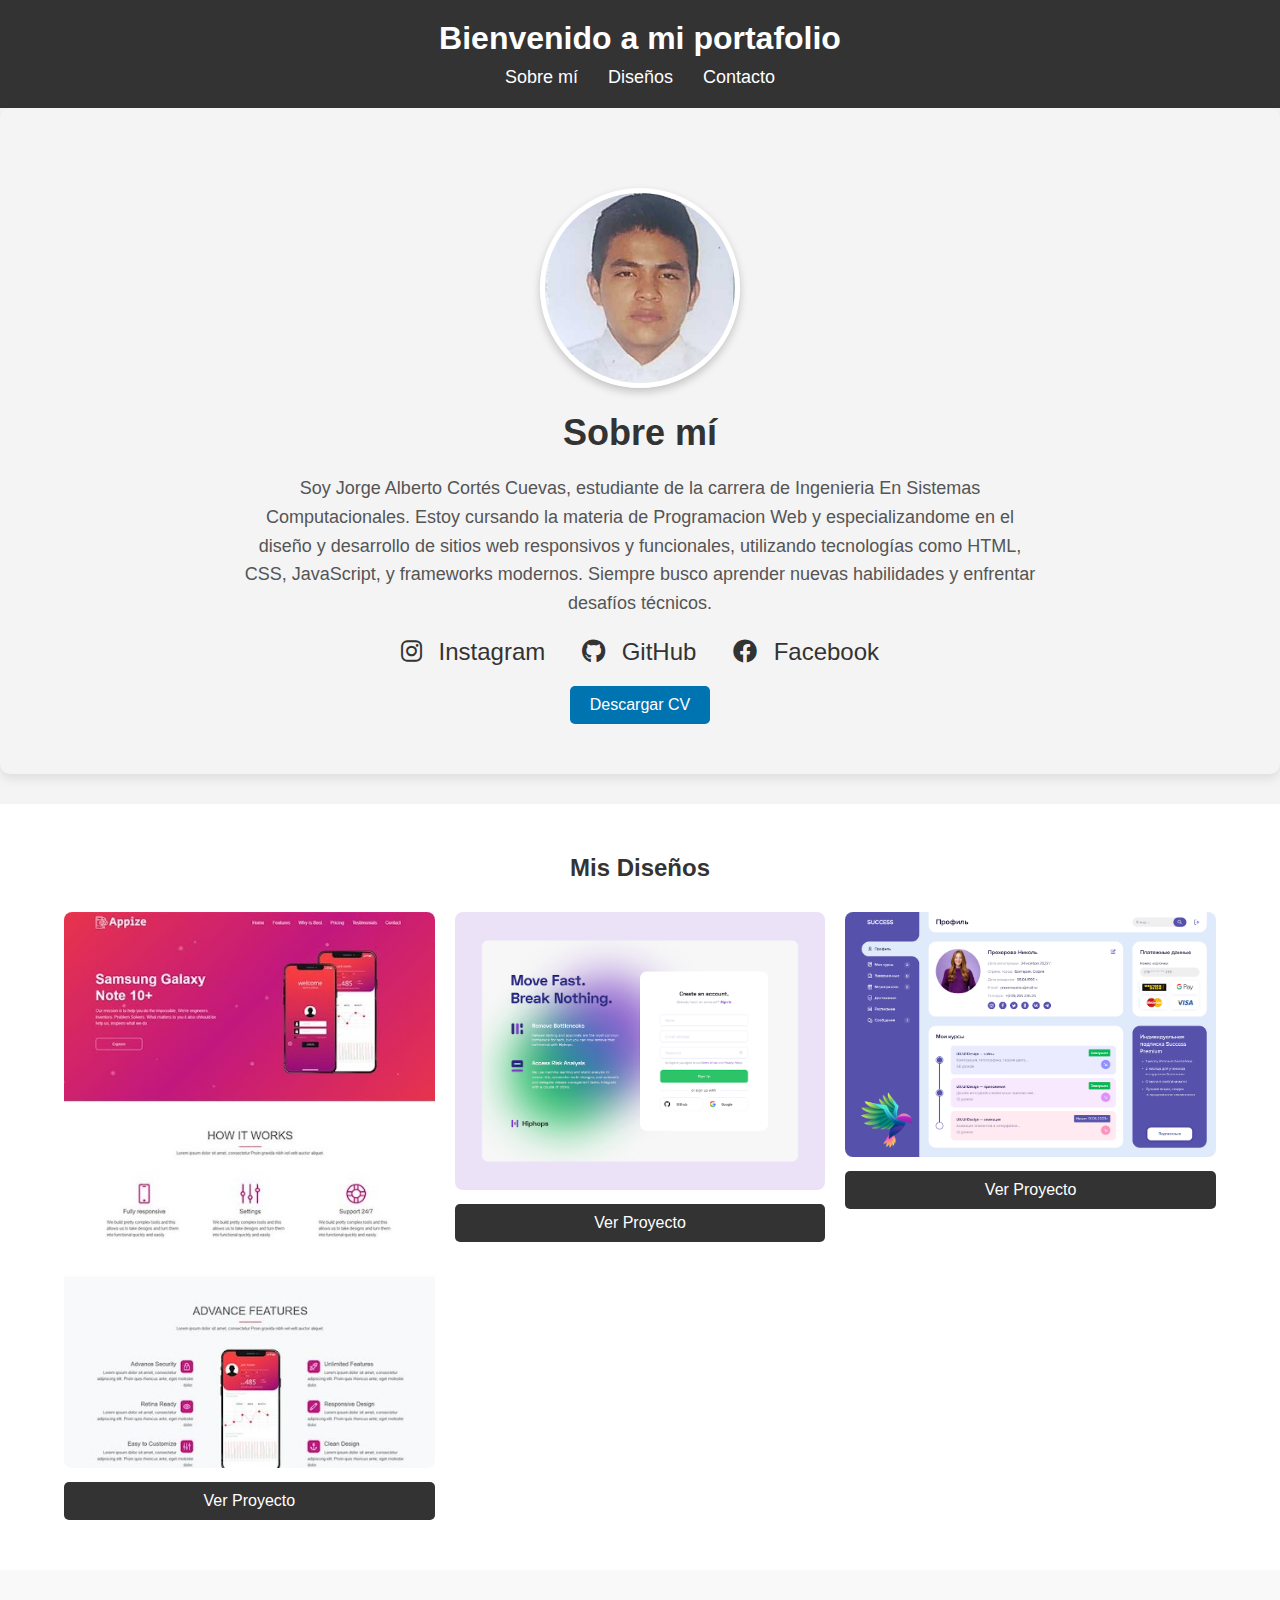
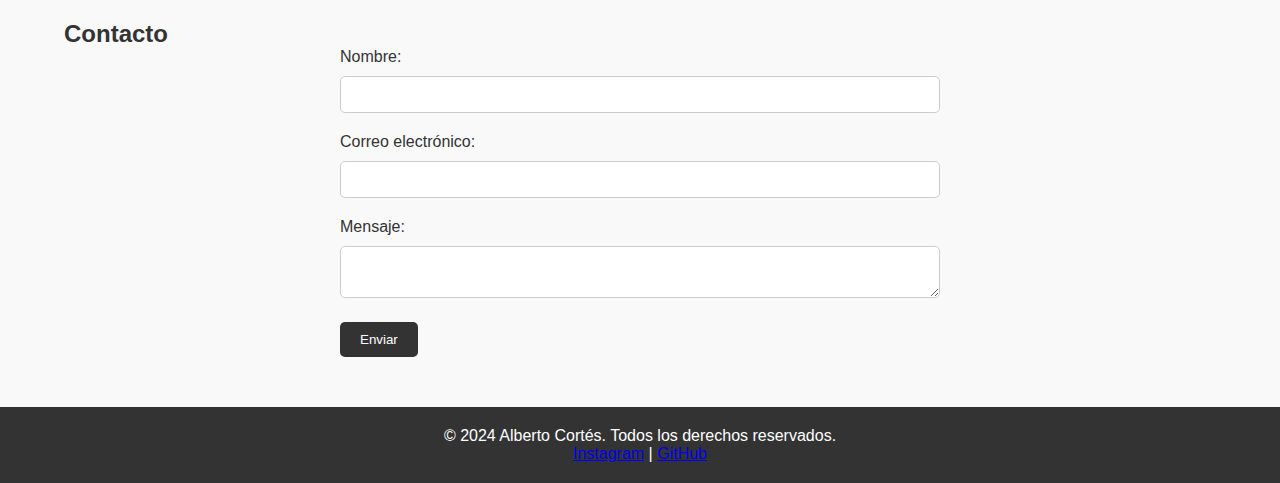
<file: index.html>
<!DOCTYPE html>
<html lang="es">
<head>
  <meta charset="UTF-8">
  <meta name="viewport" content="width=device-width, initial-scale=1.0">
  <title>Portafolio de diseños</title>
  <link rel="stylesheet" href="css/styles.css">
  <link href="https://cdnjs.cloudflare.com/ajax/libs/font-awesome/6.0.0-beta3/css/all.min.css" rel="stylesheet">
  <link href="https://fonts.googleapis.com/css2?family=Roboto:wght@400;500;700&display=swap" rel="stylesheet">
</head>

<body>

  <header>
    <div class="container">
      <h1>Bienvenido a mi portafolio</h1>
      <nav>
        <ul>
          <li><a href="#sobre-mi">Sobre mí</a></li>
          <li><a href="#diseños">Diseños</a></li>
          <li><a href="#contacto">Contacto</a></li>
        </ul>
      </nav>
    </div>
  </header>


<section id="sobre-mi" class="sobre-mi">
  
  <div class="container">
    <img src="img/21160607.jpg" alt="Foto de Perfil" class="foto-perfil">
    <h2>Sobre mí</h2>
    <p>Soy Jorge Alberto Cortés Cuevas, estudiante de la carrera de Ingenieria En Sistemas Computacionales. Estoy cursando la materia de Programacion Web y especializandome en el diseño y desarrollo de sitios web responsivos y funcionales, utilizando tecnologías como HTML, CSS, JavaScript, y frameworks modernos. Siempre busco aprender nuevas habilidades y enfrentar desafíos técnicos.</p>
  </div>

  <div class="redes-sociales">
    <a href="https://www.instagram.com/alberto_cortes910" target="_blank">
      <i class="fab fa-instagram"></i> Instagram
    </a>
    <a href="https://github.com/JACC-28" target="_blank">
      <i class="fab fa-github"></i> GitHub
    </a>
    <a href="https://www.facebook.com" target="_blank">
      <i class="fab fa-facebook"></i> Facebook
    </a>
  </div>


  <a href="CV/Pruebacv.pdf" class="btn">Descargar CV</a>
</section>


  <section id="diseños" class="diseños">
    <div class="container">
      <h2>Mis Diseños</h2>
      <div class="diseños-grid">

        <div class="diseño-item">
          <img src="img/diseño1.jpg" alt="Diseño 1">
          <a href="Classroom diseños/Introducción a css - Diseño 1/index.html" class="ver-mas">Ver Proyecto</a>
        </div>

        <div class="diseño-item">
          <img src="img/diseño2.png" alt="Diseño 2">
          <a href="Classroom diseños/Introducción a css - Diseño 3 - Login/index2.html" class="ver-mas">Ver Proyecto</a>
        </div>

        <div class="diseño-item">
          <img src="img/diseño3.png" alt="Diseño 3">
          <a href="Classroom diseños/Introducción a css- Diseño 4- Dashboard/index3.html" class="ver-mas">Ver Proyecto</a>
        </div>
      </div>

       <!-- Sección principal 
      <div class="diseño-item">
          <img src="img/diseño3.png" alt="ProyectoFinal">
          <a href="Classroom diseños/Introducción a css- Diseño 4- Dashboard/index3.html" class="ver-mas">Ver Proyecto</a>
        </div>
      </div>
      **/
    </div>
    -->

  </section>

  <section id="contacto" class="contacto">
    <div class="container">
      <h2>Contacto</h2>
      <form>
        <label for="nombre">Nombre:</label>
        <input type="text" id="nombre" name="nombre" required>

        <label for="email">Correo electrónico:</label>
        <input type="email" id="email" name="email" required>

        <label for="mensaje">Mensaje:</label>
        <textarea id="mensaje" name="mensaje" required></textarea>

        <button type="submit">Enviar</button>
      </form>
    </div>
  </section>

  <footer>
    <div class="container">
      <p>&copy; 2024 Alberto Cortés. Todos los derechos reservados.</p>
      <div class="social-links">
        <a href="https://www.instagram.com/alberto_cortes910" target="_blank">Instagram</a> | 
        <a href="https://github.com/JACC-28" target="_blank">GitHub</a>
      </div>
    </div>
  </footer>

</body>
</html>
</file>
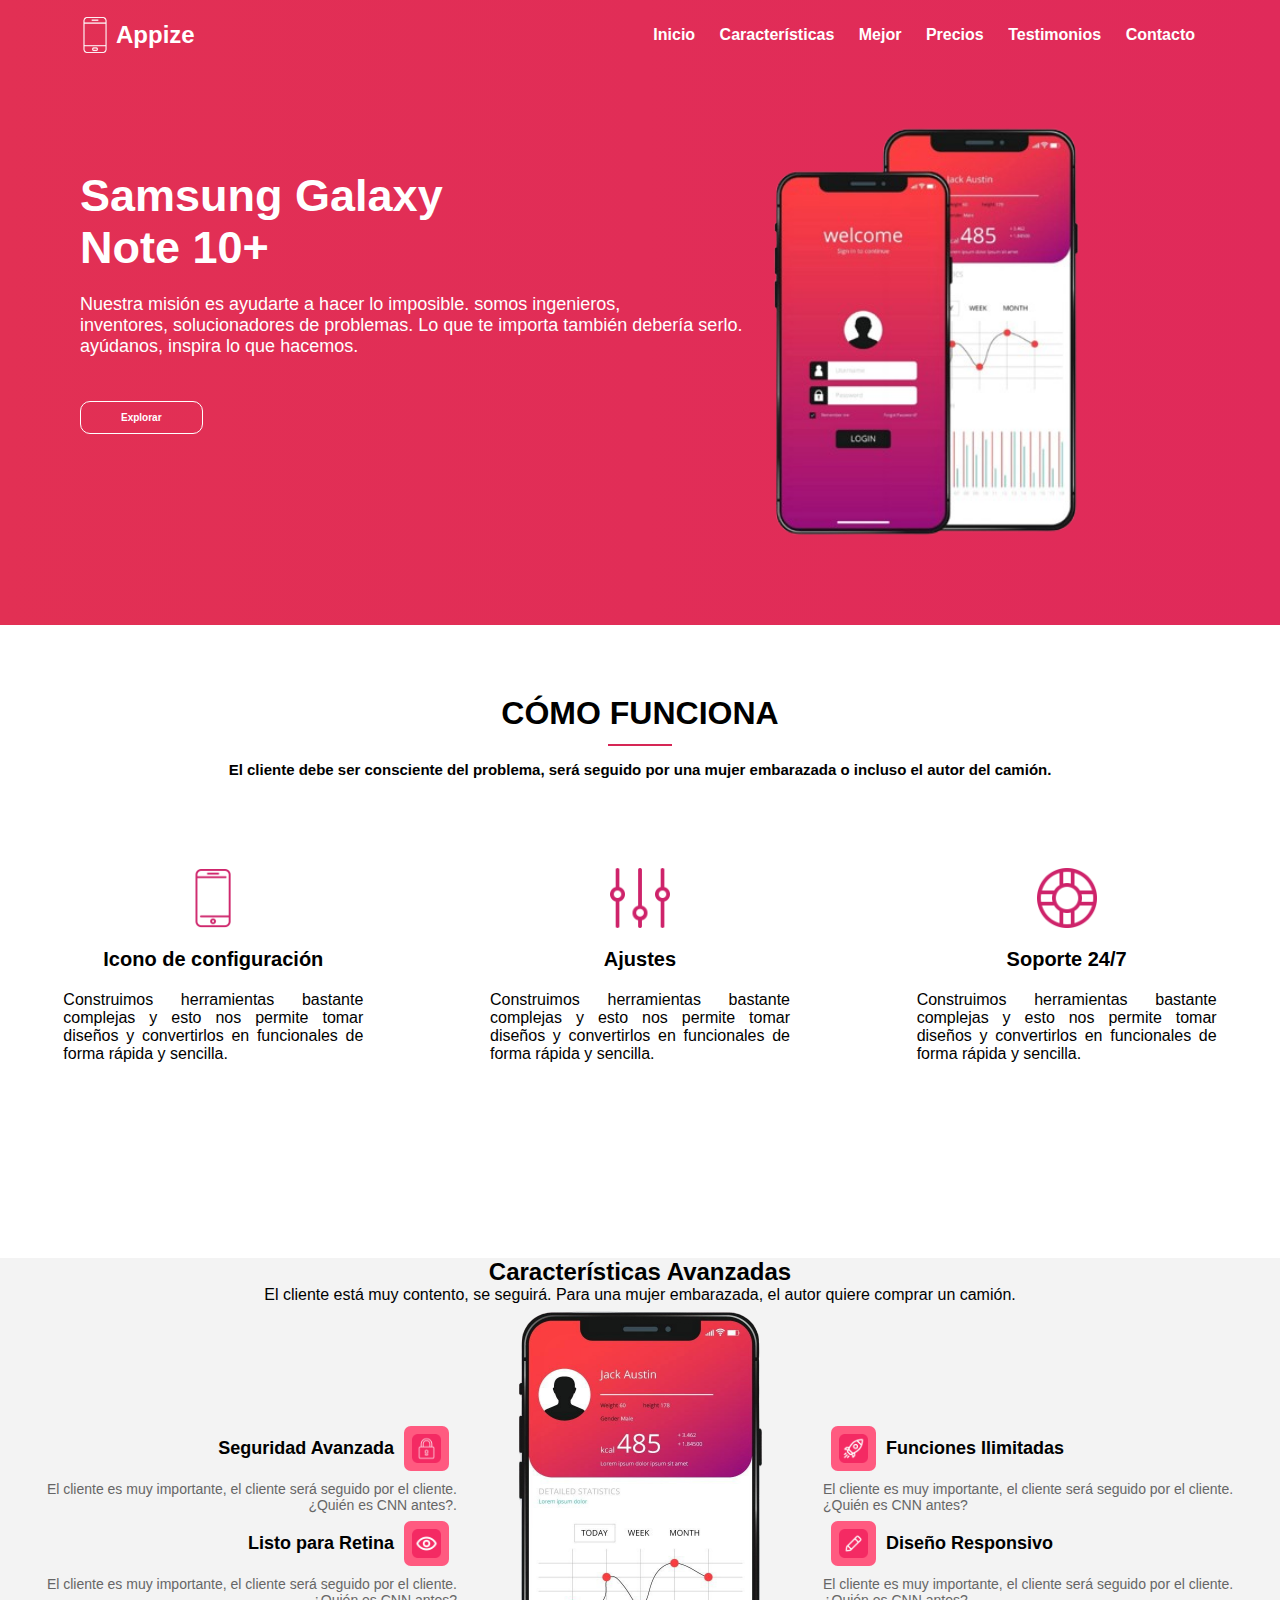
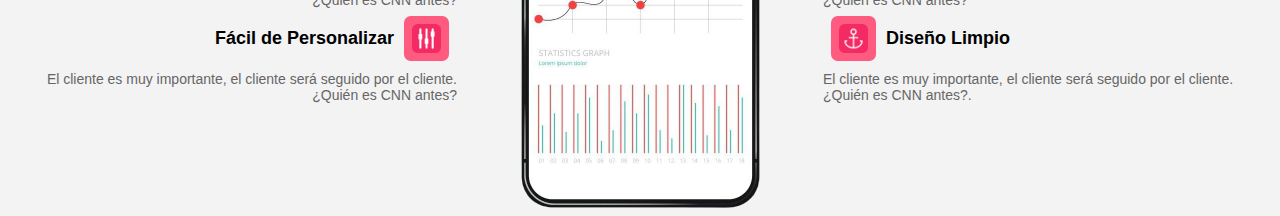
<file: Classroom diseños/Introducción a css - Diseño 1/index.html>
<!DOCTYPE html>
<html lang="en">
<head>
    <meta charset="UTF-8">
    <meta name="viewport" content="width=device-width, initial-scale=1.0">
    <title>Appize</title>
    <link rel="stylesheet" href="css/style.css">
    <link rel="shortcut icon" href="img/1.1.png" type="image/x-icon">
</head>

<body>

    <header class="banner">
        <div class="contenedor-inicio">

            <div class="logo-inicio">
                <img src="img/1.2.png" alt="Logo">
                <h1>Appize</h1>
            </div>

            <nav class="opciones">
                <ul>
                    <li><a href="#">Inicio</a></li>
                    <li><a href="#">Características</a></li>
                    <li><a href="#">Mejor</a></li>
                    <li><a href="#">Precios</a></li>
                    <li><a href="#">Testimonios</a></li>
                    <li><a href="#">Contacto</a></li>
                </ul>
            </nav>

        </div>
    </header>

    <section class="promocion">
        <div class="contenedor2">
            <h1>Samsung Galaxy <br> Note 10+</h1>
            <p>Nuestra misión es ayudarte a hacer lo imposible. somos ingenieros,<br> inventores, solucionadores de problemas. Lo que te importa también debería serlo. <br> ayúdanos, inspira lo que hacemos.</p>
            <a href="#" class="btn">Explorar</a>
            <div class="hero-img">
                <img src="img/3.8.png"Phone"> 
            </div>
        </div>
    </section>

    <section class="how-it-works">
        
        <div class="contendor3">
            <h2>CÓMO FUNCIONA</h2>
            <hr>     
            <h3>El cliente debe ser consciente del problema, será seguido por una mujer embarazada o incluso el autor del camión.</h3>
            
            <div class="opciones">

                <div class="opc">
                    <img src="img/2.1.png" alt="Icono Responsivo">
                    <h3>Icono de configuración</h3>
                    <p>Construimos herramientas bastante complejas y esto nos permite tomar diseños y convertirlos en funcionales de forma rápida y sencilla.</p>
                </div>

                <div class="opc">
                    <img src="img/2.2.png" alt="Icono de configuración">
                    <h3>Ajustes</h3>
                    <p>Construimos herramientas bastante complejas y esto nos permite tomar diseños y convertirlos en funcionales de forma rápida y sencilla.</p>
                </div>

                <div class="opc">
                    <img src="img/2.3.png" alt="Icono de soporte">
                    <h3>Soporte 24/7</h3>
                    <p>Construimos herramientas bastante complejas y esto nos permite tomar diseños y convertirlos en funcionales de forma rápida y sencilla.</p>
                </div>
                
            </div>

        </div>
    </section>

    <section class="avanzado"></section>
    <div class="subtitulo">
        <h2>Características Avanzadas</h2>
        <p>El cliente está muy contento, se seguirá. Para una mujer embarazada, el autor quiere comprar un camión.</p>
    </div>
        <div class="contenedor-avanzado">

            <div class="funciones-izq">

                <div class="funcion-izq">
                    <div class="titulo-icono">
                        <h3>Seguridad Avanzada</h3>
                        <img src="img/3.1.png" alt="Seguridad" class="icono">
                    </div>
                    <p>El cliente es muy importante, el cliente será seguido por el cliente. ¿Quién es CNN antes?.</p>
                </div>

                <div class="funcion-izq">   
                    <div class="titulo-icono">
                        <h3>Listo para Retina</h3>
                        <img src="img/3.2.png" alt="Retina" class="icono">
                    </div>
                    <p>El cliente es muy importante, el cliente será seguido por el cliente. ¿Quién es CNN antes?</p>
                </div>

                <div class="funcion-izq">
                    <div class="titulo-icono">
                        <h3>Fácil de Personalizar</h3>
                        <img src="img/3.3.png" alt="Personalización" class="icono">
                    </div>
                    <p>El cliente es muy importante, el cliente será seguido por el cliente. ¿Quién es CNN antes?</p>
                </div>
            </div>
            
            <div class="contenedor-telefono">
                <img src="img/3.7.png"Teléfono" class="telefono-img">
            </div>
        
            <div class="funciones-der">
                <div class="funcion-der">
                    <div class="titulo-icono">
                        <h3>Funciones Ilimitadas</h3>
                        <img src="img/3.4.png" alt="Funciones Ilimitadas" class="icono">
                    </div>
                    <p>El cliente es muy importante, el cliente será seguido por el cliente. ¿Quién es CNN antes?</p>
                </div>

                <div class="funcion-der">
                    <div class="titulo-icono">
                        <h3>Diseño Responsivo</h3>
                        <img src="img/3.5.png" alt="Diseño Responsivo" class="icono">
                    </div>
                    <p>El cliente es muy importante, el cliente será seguido por el cliente. ¿Quién es CNN antes?</p>
                </div>

                <div class="funcion-der">
                    <div class="titulo-icono">
                        <h3>Diseño Limpio</h3>
                        <img src="img/3.6.png" alt="Diseño Limpio" class="icono">
                    </div>
                    <p>El cliente es muy importante, el cliente será seguido por el cliente. ¿Quién es CNN antes?.</p>
                </div>
            </div>
        </div>
    </section>

</body>
</html>
</file>
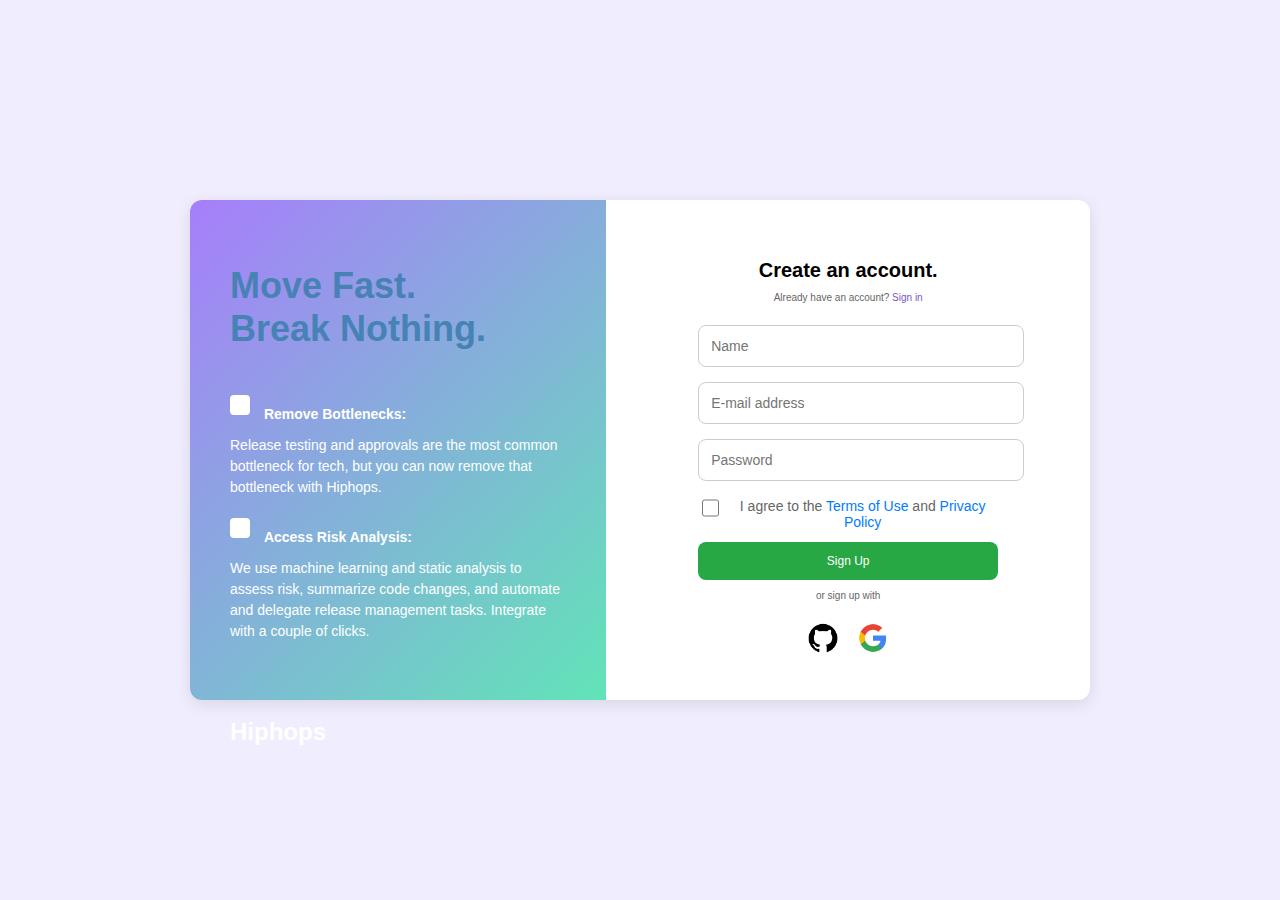
<file: Classroom diseños/Introducción a css - Diseño 3 - Login/index2.html>
<!DOCTYPE html>
<html lang="es">

<head>
    <meta charset="UTF-8">
    <meta name="viewport" content="width=device-width, initial-scale=1.0">
    <title>Login</title>
    <link rel="stylesheet" href="css/style.css">
    <link rel="shortcut icon" href="img/icono.jpeg" type="image/x-icon">
</head>

<body>

    <div class="conizq">

        <div class="sección_inf">

            <h1>Move Fast. <br> Break Nothing.</h1>

            <ul>
                <li>
                    <div class="iconos">
    
                    </div>
                    <strong>Remove Bottlenecks:</strong> <br>Release testing and approvals are the most common bottleneck for tech, but you can now remove that bottleneck with Hiphops.
                    
                </li>
                <li>
                    <div class="iconos">
                       
                    </div>
                    <strong>Access Risk Analysis:</strong> <br> We use machine learning and static analysis to assess risk, summarize code changes, and automate and delegate release management tasks. Integrate with a couple of clicks.
                </li>
            </ul>

            <div class="logo">Hiphops</div>

        </div>

        <div class="formulario">
            
            <form>
                
                <h2>Create an account.</h2>
                <p>Already have an account? <a href="#">Sign in</a></p>

                <input type="text" placeholder="Name" required>
                <input type="email" placeholder="E-mail address" required>
                <input type="password" placeholder="Password" required>

                <div class="checkbox">
                    <input type="checkbox" id="terms" required>
                    <label for="terms"></label>
                    <p>I agree to the <a href="#">Terms of Use</a> and <a href="#">Privacy Policy</a></p>
                </div>


                <button type="Enviar">Sign Up</button>

                <p>or sign up with</p>

                <div class="botones">
                    <div class="icono-boton github">
                        <img src="img/git.png" width="30" height="30" alt="Github Icono">
                        <button class="abajo github">Github</button>
                    </div>
                
                    <div class="icono-boton google">
                        <img src="img/google.webp" width="30" height="30" alt="Google Icono">
                        <button class="abajo google">Google</button>
                    </div>
                </div>
                
            
            </form>
        </div>
    </div>
</body>
</html>
</file>
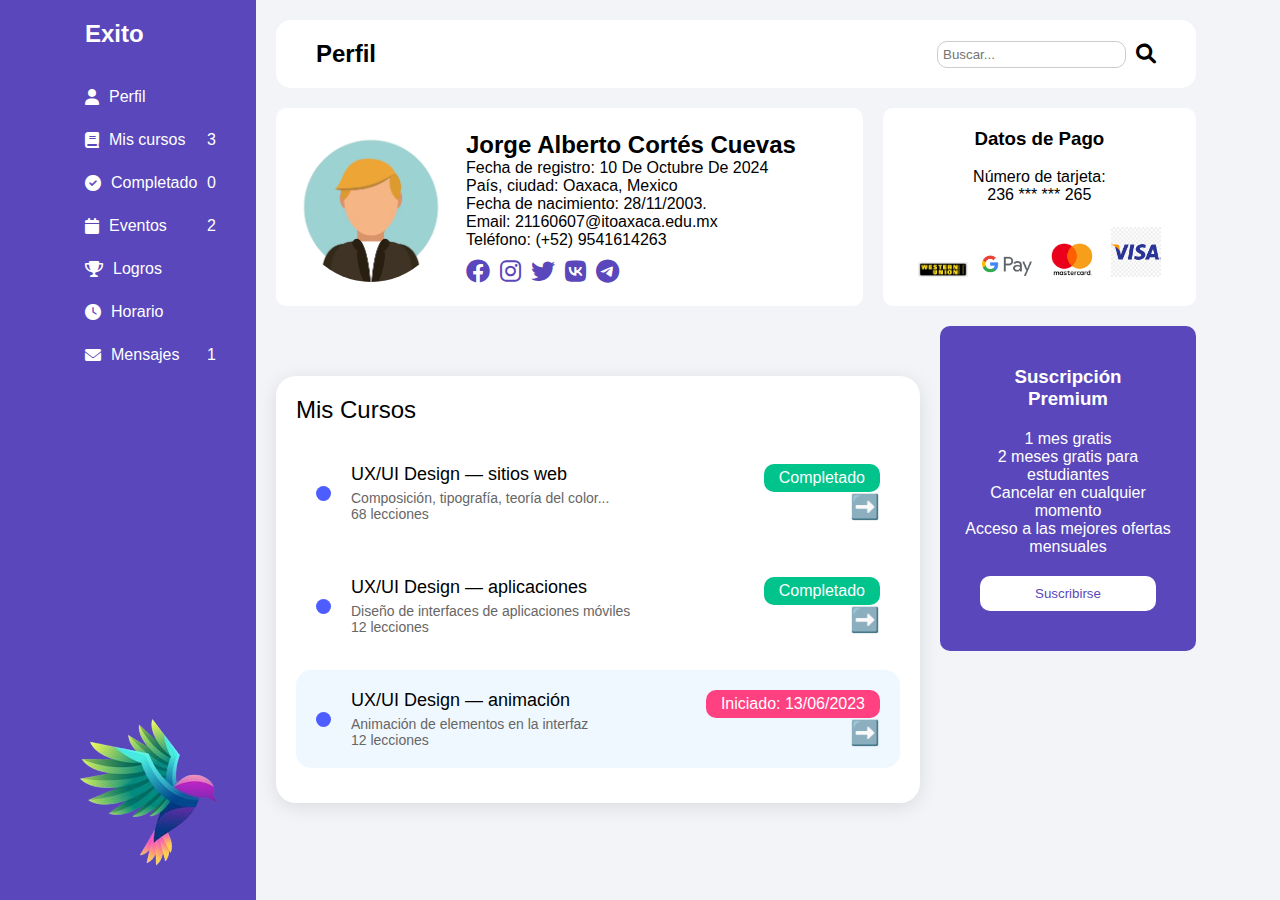
<file: Classroom diseños/Introducción a css- Diseño 4- Dashboard/index3.html>
<!DOCTYPE html>
<html lang="en">
<head>
    <meta charset="UTF-8">
    <meta name="viewport" content="width=device-width, initial-scale=1.0">
    <title>Diseño 4 - Dashboard</title>
    <link rel="stylesheet" href="https://cdnjs.cloudflare.com/ajax/libs/font-awesome/6.0.0-beta3/css/all.min.css">
    <link rel="stylesheet" href="ccs/style.css">
</head>

<body>
    <div class="diseñogeneral">
        <nav class="menulateral">
            <div class="exito">
                <h1>Exito</h1>
            </div>
            <ul>
                <li> <i class="fas fa-user"></i> Perfil </li>
                <li> <i class="fas fa-book"></i> Mis cursos <span>3</span> </li>
                <li> <i class="fas fa-check-circle"></i> Completado <span>0</span> </li>
                <li> <i class="fas fa-calendar"></i> Eventos <span>2</span> </li>
                <li> <i class="fas fa-trophy"></i> Logros </li>
                <li> <i class="fas fa-clock"></i> Horario </li>
                <li> <i class="fas fa-envelope"></i> Mensajes <span>1</span> </li>
            </ul>
            <div class="imgcolibri">
                <img src="img/paj.png" alt="Colibrí" class="img">
            </div>
        </nav>

        <div class="contenedorderecho">
            <div class="header">
                <h2>Perfil</h2>
                <div class="buscar">
                    <input type="buscar" placeholder="Buscar...">
                    <i class="fas fa-search"></i>
                </div>
            </div>

            <div class="contenedorprincipal">
                <div class="contenedorperfil">
                    <div class="imagenperfil">
                        <img src="img/perfil2.avif" alt="Foto de Perfil">
                    </div>
                    <div class="infoperfil">
                        <h2>Jorge Alberto Cortés Cuevas</h2>
                        <p>Fecha de registro: 10 De Octubre De 2024</p>
                        <p>País, ciudad: Oaxaca, Mexico</p>
                        <p>Fecha de nacimiento: 28/11/2003.</p>
                        <p>Email: 21160607@itoaxaca.edu.mx</p>
                        <p>Teléfono: (+52) 9541614263</p>
                        <div class="iconosperfil">
                            <i class="fab fa-facebook"></i>
                            <i class="fab fa-instagram"></i>
                            <i class="fab fa-twitter"></i>
                            <i class="fab fa-vk"></i>
                            <i class="fab fa-telegram"></i>
                        </div>
                    </div>
                </div>

                <div class="contenedordetallepago">
                    <div class="metpago">
                        <h3>Datos de Pago</h3><br>
                        <p>Número de tarjeta: <br> 236 *** *** 265</p><br>
                        <div class="metodosdepago">
                            <img src="img/w.png" alt="Western Union">
                            <img src="img/g.png" alt="GPay">
                            <img src="img/mas.png" alt="Mastercard">
                            <img src="img/visa.png" alt="Visa">
                        </div>
                    </div>
                </div>
            </div>

            <div class="Contenedorabajoperfil">
                <div class="contenedor">
                    <div class="title">Mis Cursos</div>
                
                    <div class="contenedorcurso completed">
                        <div class="circle"></div>
                        <div class="course-details">
                            <div class="course-title">UX/UI Design — sitios web</div>
                            <div class="course-info">Composición, tipografía, teoría del color...<br>68 lecciones</div>
                        </div>
                        <div class="course-arrow"><br>➡️</div>
                        <div class="status completed">Completado</div>
                    </div>
                
                    <div class="contenedorcurso completed">
                        <div class="circle"></div>
                        <div class="course-details">
                            <div class="course-title">UX/UI Design — aplicaciones</div>
                            <div class="course-info">Diseño de interfaces de aplicaciones móviles<br>12 lecciones</div>
                        </div>
                        <div class="course-arrow"><br>➡️</div>
                        <div class="status completed">Completado</div>
                    </div>
                
                    <div class="contenedorcurso in-progress">
                        <div class="circle"></div>
                        <div class="course-details">
                            <div class="course-title">UX/UI Design — animación</div>
                            <div class="course-info">Animación de elementos en la interfaz<br>12 lecciones</div>
                        </div>
                        <div class="course-arrow"><br>➡️</div>
                        <div class="status in-progress">Iniciado: 13/06/2023</div>
                    </div>
                </div>
            
                <div class="contenedorlateral">
                    <div class="seccionpremium">
                        <h3>Suscripción Premium</h3>
                        <p>1 mes gratis</p>
                        <p>2 meses gratis para estudiantes</p>
                        <p>Cancelar en cualquier momento</p>
                        <p>Acceso a las mejores ofertas mensuales</p>
                        <button>Suscribirse</button>
                    </div>
                </div>
            </div>
            
        </div>
    </div>
</body>
</html>
</file>
<file: css/styles.css>
* {
    margin: 0;
    padding: 0;
    box-sizing: border-box;
  }
  
  body {
    font-family: Arial, sans-serif;
    background-color: #f4f4f4;
    color: #333;
  }
  
  .container {
    width: 90%;
    max-width: 1200px;
    margin: 0 auto;
  }
  
  header {
    background-color: #333;
    color: white;
    padding: 20px 0;
  }
  
  header h1 {
    text-align: center;
  }
  
  nav ul {
    display: flex;
    justify-content: center;
    list-style: none;
    margin-top: 10px;
  }
  
  nav ul li {
    margin: 0 15px;
  }
  
  nav ul li a {
    color: white;
    text-decoration: none;
    font-size: 18px;
  }

  .diseños {
    background-color: #fff;
    padding: 50px 0;
  }
  
  .diseños h2 {
    text-align: center;
    margin-bottom: 30px;
  }
  
  .diseños-grid {
    display: grid;
    grid-template-columns: repeat(3, 1fr);
    gap: 20px;
  }
  
  .diseño-item img {
    width: 100%;
    height: auto;
    border-radius: 8px;
  }
  
  .ver-mas {
    display: block;
    text-align: center;
    margin-top: 10px;
    background-color: #333;
    color: white;
    padding: 10px;
    text-decoration: none;
    border-radius: 5px;
  }
  
  .contacto {
    background-color: #f9f9f9;
    padding: 50px 0;
  }
  
  .contacto form {
    max-width: 600px;
    margin: 0 auto;
  }
  
  .contacto form label {
    display: block;
    margin-bottom: 10px;
  }
  
  .contacto form input,
  .contacto form textarea {
    width: 100%;
    padding: 10px;
    margin-bottom: 20px;
    border: 1px solid #ccc;
    border-radius: 5px;
  }
  
  .contacto form button {
    padding: 10px 20px;
    background-color: #333;
    color: white;
    border: none;
    border-radius: 5px;
    cursor: pointer;
  }
  
  .contacto form button:hover {
    background-color: #555;
  }
  
  footer {
    background-color: #333;
    color: white;
    text-align: center;
    padding: 20px 0;
  }
  

.sobre-mi {
  padding: 50px 20px;
  background-color: #f4f4f4; 
  text-align: center;
  border-radius: 10px;
  box-shadow: 0px 4px 12px rgba(0, 0, 0, 0.1);
  margin-bottom: 30px; 
}

.sobre-mi h2 {
  font-size: 36px;
  margin-bottom: 20px;
  font-weight: 700;
  color: #333;
}

.sobre-mi p {
  font-size: 18px;
  line-height: 1.6;
  max-width: 800px;
  margin: 0 auto;
  color: #555;
}

.foto-perfil {
  width: 200px; 
  height: 200px;
  margin-top: 30px;
  margin-bottom: 20px;
  border-radius: 50%;
  object-fit: cover;
  border: 5px solid #fff; 
  box-shadow: 0 4px 8px rgba(0, 0, 0, 0.2); 
  transition: transform 0.3s ease, box-shadow 0.3s ease; 
}


.foto-perfil:hover {
  transform: scale(1.1); 
  box-shadow: 0 8px 16px rgba(0, 0, 0, 0.3); 
}


.redes-sociales {
  margin-top: 20px;
}

.redes-sociales a {
  margin: 0 15px;
  color: #333;
  font-size: 24px;
  transition: color 0.3s ease;
  text-decoration: none; 
}

.redes-sociales a:hover {
  color: #0073b1;
}


.redes-sociales i {
  margin-right: 10px;
}


.sobre-mi .btn {
  display: inline-block;
  margin-top: 20px;
  padding: 10px 20px;
  background-color: #0073b1;
  color: white;
  font-size: 16px;
  font-weight: 500;
  text-decoration: none;
  border-radius: 5px;
  transition: background-color 0.3s ease;
}

.sobre-mi .btn:hover {
  background-color: #005f8e;
}
</file>
<file: Classroom diseños/Introducción a css - Diseño 1/css/style.css>
* {
    margin: 0;
    padding: 0;
    box-sizing: border-box;
    font-family: 'Arial', sans-serif;
}

body {
    background-color: #f3f3f3;
}

.banner {
    background: linear-gradient(to right, #e23054, #e02a5a);
    padding: 15px;
}

.banner .contenedor-inicio {
    display: flex;
    justify-content: space-between;
    align-items: center;

}

.banner ul {
    list-style: none;
}

.banner ul li {
    display: inline;
    margin-left: 20px;
    font-weight: bold;
}

.banner ul li a {
    color: white;
    text-decoration: none;
    font-size: 16px;
}

nav  li a:hover{
	background-color: rgb(103, 99, 209);
	color:white;
	transition: all 300ms;
}

.banner .logo-inicio {
    margin-left: 60px;
    display: flex;
    align-items: center;
    
}



.banner .logo-inicio img {
    margin-right: 1px;
}

.banner ul li:last-child {
    margin-right: 70px;
}



.promocion {
    background: linear-gradient(to right, #e23054, #e02a5a);
    padding: 100px 80px;
    color: white;
}

.promocion h1 {
    font-size: 45px;
    margin-bottom: 20px;
    font-weight: bold;
}

.promocion p {
    font-size: 18px;
    margin-bottom: 50px;
}

.promocion .btn {
    background-color: transparent;
    color: #ffffff;
    padding: 10px 40px;
    border-radius: 10px;
    border: 1px solid #ffffff;
    cursor: pointer;
    text-decoration: none;
    font-weight: bold;
    font-size: 10px;
}

.hero-img {
    position: relative;
    width: 100%;
    height: 100px;
}

.hero-img img {
    position: absolute;
    left: 75%;
    transform: translateX(-50%); 
    width: 380px;
    margin-top: -500px;
}


.how-it-works {
    padding: 70px 0;
    text-align: center;
    background-color: white;
}

.how-it-works h2 {
    font-size: 32px;
    margin-bottom: 30px;
}

.how-it-works h3 {
    margin-bottom: 90px;
    font-size: 15px;
}

.opciones {
    display: flex;
    justify-content: space-around;
    
}

.opc {
    text-align: justify;
    max-width: 300px;
    margin-bottom: 25px;
}

.opc img {
    width: 60px;
    margin-bottom: 20px;
    display: block;
    margin-left: auto;
    margin-right: auto;
}

.opc h3 {
    font-size: 20px;
    margin-bottom: 20px;
    text-align: center;
}


.logo-inicio {
    display: flex;
    align-items: center;
}

.logo-inicio img {
    width: 40px;
    margin-right: 5px; 
}

.logo-inicio h1 {
    font-size: 24px;
    color: white;
}

hr {
    width: 5%;
    margin: 15px auto;
    border: 1px solid;
    color: #d62655;
    margin-top: -18px;
}


.avanzado {
    padding: 50px 20px;
    text-align: center;
    background-color: #fff;
    color: black;
}

.avanzado h2 {
    font-size: 32px;
    font-weight: bold;
    margin-bottom: 20px;
    text-align: center;
}

.avanzado p {
    font-size: 16px;
    margin-bottom: 40px;
    color: #666;
    text-align: center;
}

.contenedor-avanzado {
    display: flex;
    justify-content: space-between;
    align-items: center;
    gap: 20px; 
}

.funciones-izq, .funciones-der {
    flex: 1;
    display: flex;
    flex-direction: column;
    justify-content: space-between;
}

/* Para las funciones en el lado izquierdo (icono a la derecha) */

.funcion-izq .titulo-icono {
    display: flex;
    justify-content: flex-end; 
    align-items: center;
    padding-top: 8px;
    padding-right: 8px;
}
.subtitulo{
    text-align: center;
}
.funcion-izq .titulo-icono h3 {
    font-size: 18px;
    margin-right: 10px; 
    font-weight: bold;
    padding-bottom: 20px;
    padding-bottom: 0; 
}

.funcion-izq p {
    font-size: 14px;
    color: #666;
    margin-top: 10px; 
    text-align:end; 
    padding-left: 45px;

}

.funcion-izq .icono {
    width: 45px; 
    height: 45px; 
    padding: 5px;
    margin: 0; 
    border: 3px solid #ff5a80 ;
    border-radius: 15%;
    background-color: #ff5a80;;
    display: inline-block;

}

/* Para las funciones en el lado derecho */
.funcion-der .titulo-icono {
    display: flex;
    flex-direction: row-reverse;  
    justify-content: flex-end; 
    align-items: center;  
    padding-top: 8px;
    padding-left: 8px;
}

.funcion-der .titulo-icono h3 {
    font-size: 18px;
    margin-left: 10px; 
    font-weight: bold;
    padding-bottom: 20px;
    padding-bottom: 0; 

}

.funcion-der p {
    font-size: 14px;
    color: #666;
    margin-top: 10px; 
    text-align: left;
    padding-right: 45px;

}

.funcion-der .icono {
    width: 45px; 
    height: 45px; 
    padding: 5px;
    margin: 0; 
    border: 3px solid #ff5a80;
    border-radius: 15%;
    background-color: #ff5a80;
}


.contenedor-telefono {
    display: flex;
    justify-content: center;
    align-items: center;
    padding: 0px px;

}

.telefono-img {
    width: 100%;
    max-width: 250px; 
    height: auto;
    margin: 0px 38px;
}
</file>
<file: Classroom diseños/Introducción a css - Diseño 3 - Login/css/style.css>
body {
    margin: 0;
    font-family: 'Arial', sans-serif;
    background-color: #f0eefe;
    display: flex;
    justify-content: center;
    align-items: center;
    height: 100vh;
}

.conizq {
    display: flex;
    width: 900px;
    height: 500px;
    background-color: white;
    border-radius: 12px;
    box-shadow: 0 4px 16px rgba(0, 0, 0, 0.1);
}

.sección_inf {
    width: 50%;
    padding: 40px;
    background: linear-gradient(135deg, #a77efb, #61e4b7);
    color: white;
    border-radius: 12px 0 0 12px;
    display: flex;
    flex-direction: column;
    justify-content: space-between;
}

.sección_inf h1 {
    font-size: 36px;
    line-height: 1.2;
    color: steelblue;
}

ul {
    list-style: none;
    padding: 0;
    margin-top: 20px;
}

ul li {
    margin-bottom: 20px;
    font-size: 14px;
    line-height: 1.5;
    
}

ul li .iconos{
    margin-bottom: 20px;
    font-size: 14px;
    line-height: 1.5;
    text-align: center;
}

.iconos {
    display: inline-block;
    width: 20px;
    height: 20px;
    background-color: white;
    border-radius: 4px;
    margin-right: 10px;
    vertical-align: middle;
}

.logo {
    font-size: 24px;
    font-weight: bold;
    margin-top: 40px;
}

.formulario {
    width: 60%;
    padding: 40px;
    display: flex;
    justify-content: center;
    align-items: center;
}

form {
    width: 100%;
    max-width: 300px;
}

h2 {
    font-size: 20px;
    margin-bottom: 5px;
    text-align: center;
}

p {
    font-size: 10px;
    color: #666;
    margin-bottom: 22px;
    text-align: center;
}

.checkbox {
    display: flex;  
    align-items: center; 
    margin-bottom: 10px;
}

.checkbox input[type="checkbox"] {
    width: 18px; 
    height: 18px;
    margin-right: 8px;  
}

.checkbox p {
    font-size: 14px; 
    margin: 0;
}

.checkbox a {
    color: #007bff;  
    text-decoration: none; 
}

.checkbox a:hover {
    text-decoration: underline;  
}


a {
    color: #7e57c2;
    text-decoration: none;
}

input {
    width: 100%;
    padding: 12px;
    margin-bottom: 15px;
    border: 1px solid #ccc;
    border-radius: 8px;
    font-size: 14px;
}

button {
    width: 100%;
    padding: 12px;
    background-color: #28a745;
    color: white;
    border: none;
    border-radius: 8px;
    font-size: 12px;
    cursor: pointer;
}

button:hover {
    background-color: #61e4b7;
}

.botones {
    display: flex;
    justify-content: center; 
    align-items: center;
    gap: 20px; 
    margin-top: 10px;
}

.icono-boton {
    display: flex;
    flex-direction: column;
    align-items: center;
    cursor: pointer;
    position: relative;
}

.icono-boton img {
    width: 30px; 
    height: 30px;
    margin-bottom: 5px;
    cursor: pointer;
}

.icono-boton button {
    display: none; 
}


.icono-boton:hover button {
    display: block; 
    background-color: #61e4b7; 
    border: 1px solid #ddd;
    font-size: 14px;
    padding: 10px;
    margin-top: 10px; 
    width: 80px;
}
        

.github {
    background-color: white;
    color: black;
}

.google {
    background-color: white;
    color: black;
}
</file>
<file: Classroom diseños/Introducción a css- Diseño 4- Dashboard/ccs/style.css>
* {
    margin: 0;
    padding: 0;
    box-sizing: border-box;
}

body {
    font-family: 'Arial', sans-serif;
    background-color: #F2F4F8;
    display: flex;
    height: 100vh;
}

.diseñogeneral {
    display: flex;
    width: 100%;
}

.menulateral {
    width: 20%;
    background-color: #5947BB;
    padding: 20px;
    color: white;
    display: flex;
    flex-direction: column;
    position: relative;
}

.menulateral .exito h1 {
    font-size: 24px;
    margin-bottom: 40px;
    margin-left: 65px;
}

.menulateral ul {
    list-style: none;
}

.menulateral ul li {
    margin-bottom: 25px;
    display: flex;
    align-items: center;
    margin-left: 65px;
    margin-right: 20px;
}

.menulateral ul li i {
    margin-right: 10px;
}

.menulateral ul li span {
    margin-left: auto;
}

.imgcolibri {
    position: absolute;
    bottom: 20px;
    left: 10px;
    width: 100%; 
    text-align: center; 
}

.img {
    max-width: 100%; 
    height: auto; 
}

.contenedorderecho {
    width: 75%;
    padding: 20px;
    display: flex;
    flex-direction: column;
    gap: 20px;
}

.header {
    display: flex;
    justify-content: space-between;
    align-items: center;
    background-color: white;
    padding: 20px 40px;
    border-radius: 15px;
}

.header h2 {
    font-size: 24px;
}

.buscar {
    display: flex;
    align-items: center;
}

.buscar input {
    padding: 5px;
    border: 1px solid #ccc;
    border-radius: 10px;
    text-align: left;
}

.buscar i {
    margin-left: 10px;
    font-size: 20px;
}

.header-icons i {
    margin-left: 20px;
    font-size: 20px;
}

.contenedorprincipal {
    display: flex;
    justify-content: space-between;
    gap: 20px;
}

.contenedorperfil {
    flex: 2;
    display: flex;
    gap: 20px;
    background-color: white;
    padding: 20px;
    border-radius: 10px;
}

.imagenperfil {
    display: flex;
    justify-content: center;
    align-items: center;
}

.imagenperfil img {
    width: 150px; 
    height: 150px;
    border-radius: 50%;
    object-fit: cover;
}

.infoperfil {
    display: flex;
    flex-direction: column;
    justify-content: center;
}

.iconosperfil {
    display: flex;
    gap: 10px; 
    margin-top: 10px;
}

.iconosperfil i {
    font-size: 24px;
    color: #5947BB;
    cursor: pointer;
}

.iconosperfil i:hover {
    color: #007bff;
}

.contenedordetallepago {
    flex: 1;
    background-color: white;
    padding: 20px;
    border-radius: 10px;
    text-align: center;
}

.metodosdepago img {
    width: 50px;
    height: auto;
    margin: 5px;
}

.contenedorcursos {
    display: flex;
    justify-content: space-between;
    gap: 20px;
    height: 100%;
}

.seccioncursos {
    flex: 3;
    background-color: white;
    padding: 20px;
    border-radius: 10px;
    display: flex;
    flex-direction: column;
    justify-content: space-between;
}

.seccioncursos h3 {
    margin-bottom: 20px;
}

.cursos {
    display: flex;
    justify-content: space-between;
    margin-bottom: 10px;
    padding: 10px;
    border-bottom: 1px solid #ccc;
}

.cursos span {
    color: #5947BB;
}

.contenedorlateral {
    flex: 1;
    display: flex;
    flex-direction: column;
    justify-content: space-between;
    gap: 20px;
}

.seccionpremium {
    background-color: #5947BB;
    color: white;
    padding: 20px;
    border-radius: 10px;
    display: flex;
    flex-direction: column;
    justify-content: space-between;
}

.seccionpremium button {
    background-color: white;
    color: #5947BB;
    padding: 10px 20px;
    border-radius: 10px;
    cursor: pointer;
    border: none;
    margin-top: 10px;
    margin: 20px;
}

.seccionpremium button:hover {
    opacity: 0.9;
}

.seccionpremium p {
    text-align: center;
}

.seccionpremium h3 {
    text-align: center;
    margin-top: 20px;
    margin: 20px;
}

.contenedor {
    width: 60%;
    margin: 50px auto;
    padding: 20px;
    background-color: #fff;
    border-radius: 20px;
    box-shadow: 0px 4px 20px rgba(0, 0, 0, 0.1);
}

.title {
    font-size: 24px;
    margin-bottom: 20px;
}

.contenedorcurso {
    display: flex;
    align-items: center;
    margin-bottom: 15px;
    padding: 20px;
    border-radius: 15px;
    position: relative;
}

.contenedorcurso .status {
    position: absolute;
    top: 20px;
    right: 20px;
    padding: 5px 15px;
    border-radius: 10px;
    color: #fff;
}

.contenedorcurso .completed {
    background-color: #f3e8ff;
}

.contenedorcurso.in-progress {
    background-color: #f0f8ff;
}

.status.completed {
    background-color: #00c48c;
}

.status.in-progress {
    background-color: #ff4081;
}

.circle {
    width: 15px;
    height: 15px;
    background-color: #4d5dff;
    border-radius: 50%;
    margin-right: 20px;
}

.course-details {
    flex-grow: 1;
}

.course-title {
    font-size: 18px;
    margin-bottom: 5px;
}

.course-info {
    font-size: 14px;
    color: #666;
}

.course-arrow {
    font-size: 24px;
    color: #666;
}

.Contenedorabajoperfil {
    display: flex;
    justify-content: space-between;
    align-items: flex-start; 
    gap: 20px; 
}

.contenedor {
    width: 70%; 
    background-color: #fff;
    padding: 20px;
    border-radius: 20px;
    box-shadow: 0px 4px 20px rgba(0, 0, 0, 0.1);
}


.contenedorlateral {
    width: 30%;
}

.seccionpremium {
    background-color: #5947BB;
    color: white;
    padding: 20px;
    border-radius: 10px;
    display: flex;
    flex-direction: column;
    justify-content: space-between;
}

.seccionpremium button {
    background-color: white;
    color: #5947BB;
    padding: 10px 20px;
    border-radius: 10px;
    cursor: pointer;
    border: none;
    margin-top: 10px;
    margin: 20px;
}

.seccionpremium button:hover {
    opacity: 0.9;
}

.seccionpremium p {
    text-align: center;
}

.seccionpremium h3 {
    text-align: center;
    margin-top: 20px;
    margin: 20px;
}
</file>
